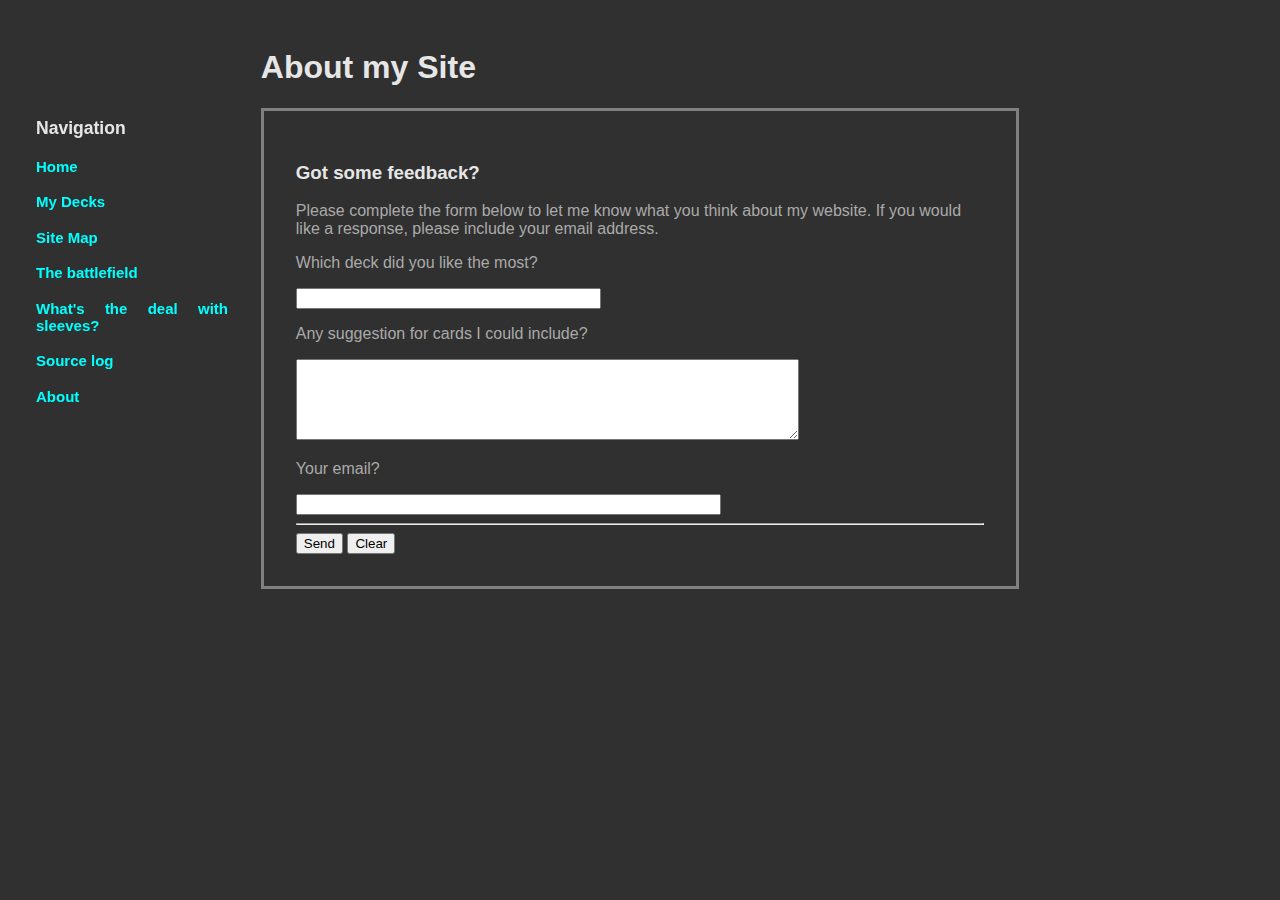
<file: about.html>
<!DOCTYPE html>


<html lang="en">
    <link rel="stylesheet" type="text/css" href="site.css">

    <head>
        <!-- this tells the browser important information about the website -->
        <title>About my site</title>
        <meta charset="utf-8">
        <meta name="description" content="About me and my site.">
    </head>

    <body>

        <div class="nav">
            <h3>Navigation</h3>
            <a href="./index.html" class="navlink">Home</a><br/>
            <a href="./mydecks.html" class="navlink">My Decks</a><br/>
            <a href="./sitemap.html" class="navlink">Site Map</a><br/>
            <a href="./battlefield.html" class="navlink">The battlefield</a><br/>
            <a href="./video.html" class="navlink">What's the deal with sleeves?</a><br/>
            <a href="./sourcelog.html" class="navlink">Source log</a><br/>
            <a href="./about.html" class="navlink">About</a>
        </div>
        <div class="body-content">
            <h1>About my Site</h1>
            <p>
                
            </p>

            <div>
                <div class="replyform" id="feedback">
                    <h3>Got some feedback?</h3>
                    <p>
                        Please complete the form below to let me know what you think about my website. If you would like a response, please include your email address.
                    </p>
                    <form enctype="text/plain" action="mailto:u5561028@anu.edu.au">
                    <p>Which deck did you like the most?</p>
                    <input type="text" name="some_text" size="35" maxlength="50">
                    <br/>
                    <p>Any suggestion for cards I could include?</p>
                    <textarea rows="5" cols="60">

                    </textarea>
                    <br/>
                    <p>Your email?</p>
                    <input type="text" name="some_text" size="50" maxlength="50">
                    <hr>
                    <input type="submit" value="Send">
                    <input type="reset" value="Clear">
                    </form>
                </div>
            </div>

        </div>
    </body>
</html>
</file>
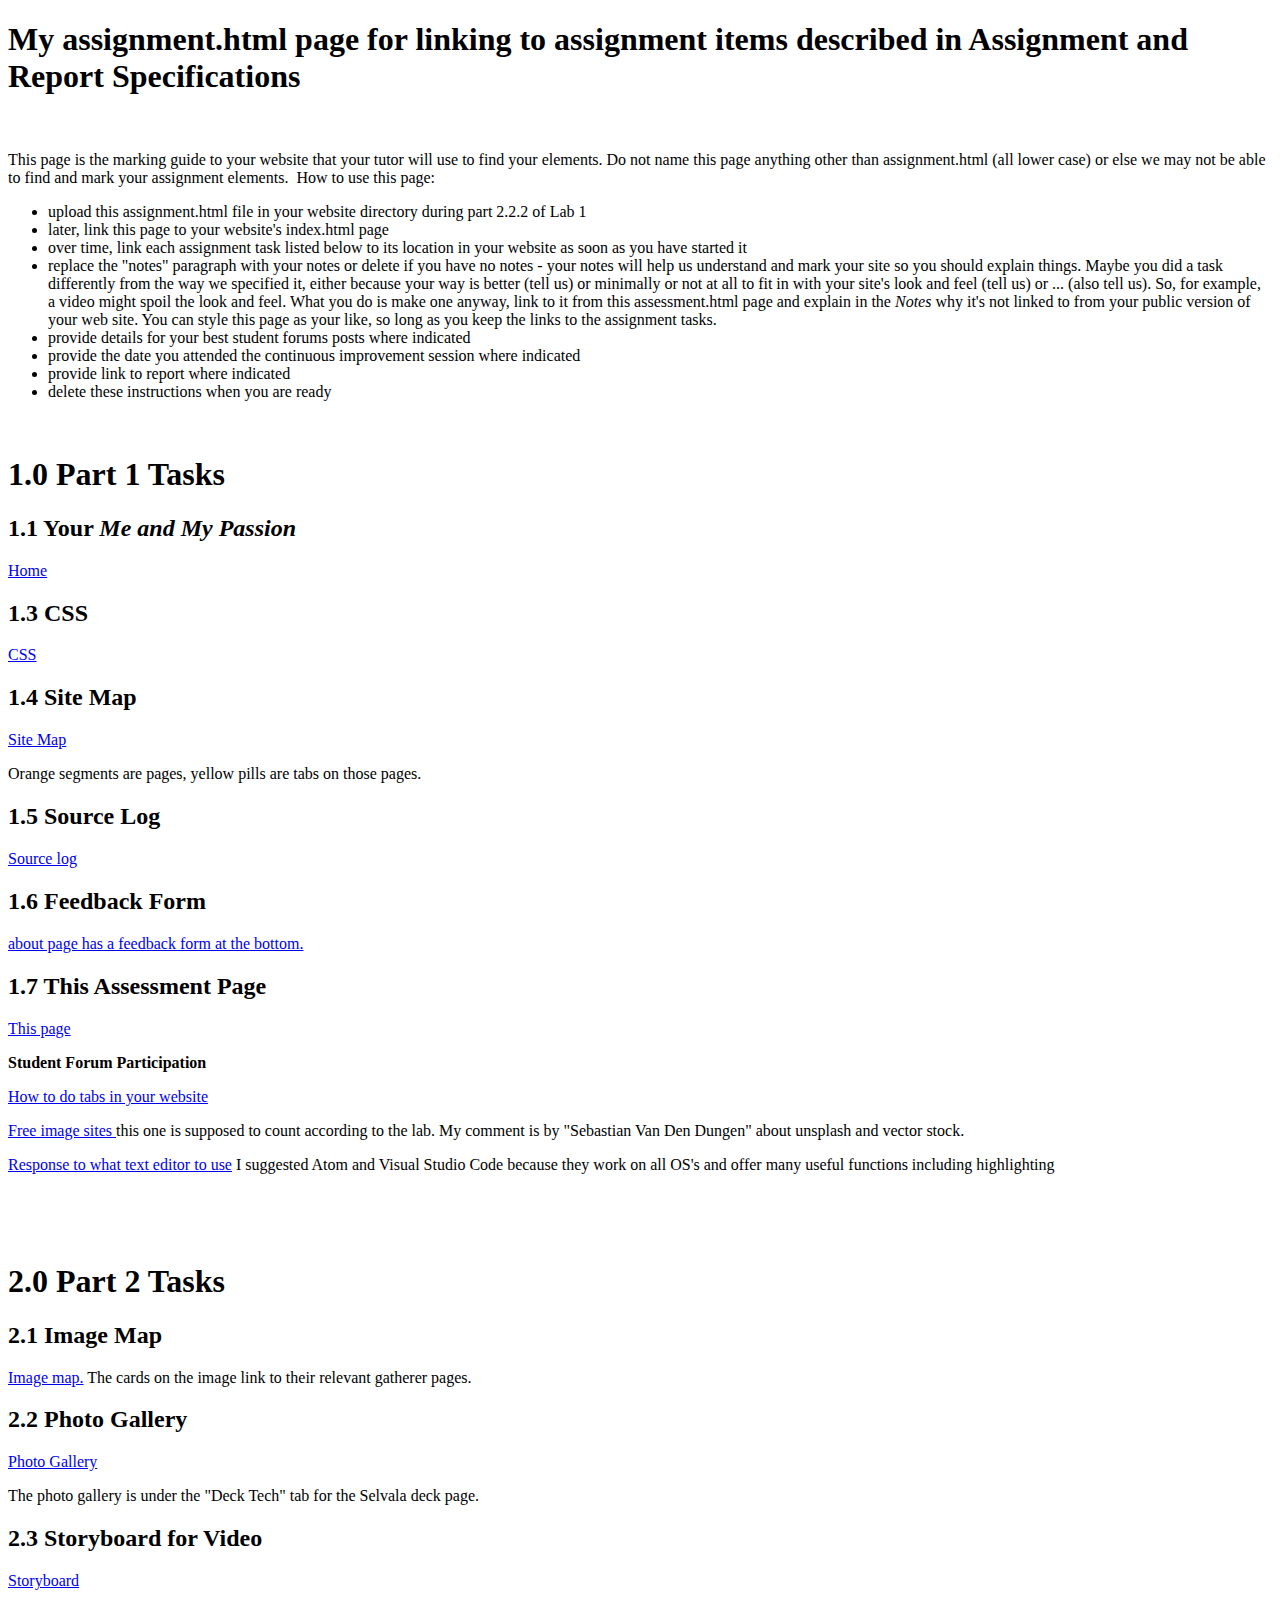
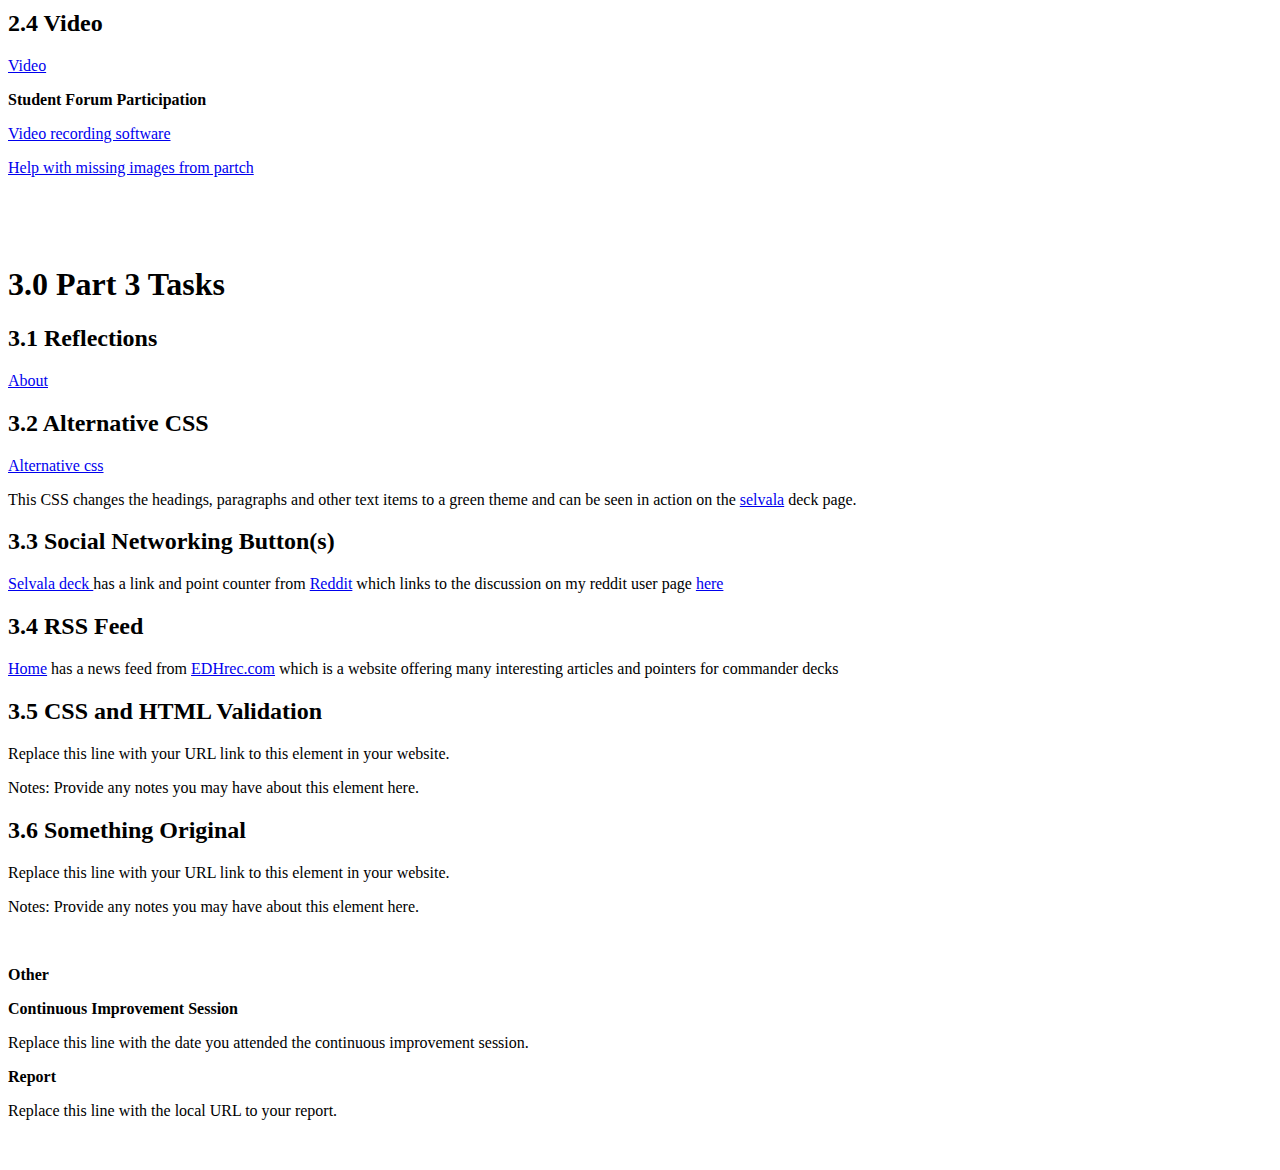
<file: assignment.html>
<!DOCTYPE html PUBLIC "-//W3C//DTD HTML 4.01//EN" "http://www.w3.org/TR/html4/strict.dtd">
<!-- saved from url=(0094)https://wattlecourses.anu.edu.au/pluginfile.php/1588821/mod_resource/content/3/assignment.html -->
<html>
  <head>
    <meta http-equiv="Content-Type" content="text/html; charset=UTF-8">
  
    <meta http-equiv="Content-Style-Type" content="text/css">
    <title>assignment.html</title>
  
  </head>
<body>
<h1><b> My assignment.html page for linking to assignment items described in Assignment and Report Specifications</b></h1>
<p><br></p>
<p>This page is the marking guide to your website that your tutor will use to find your elements.  Do not name this page anything other than assignment.html (all lower case) or else we may not be able to find and mark your assignment elements.<span>&nbsp; </span>How to use this page:</p>
<ul>
  <li>upload this assignment.html file in your website directory during part 2.2.2 of Lab 1</li>
  <li>later, link this page to your website's index.html page</li>
  <li>over time, link each assignment task listed below to its location in your website as soon as you have started it</li>
  <li>replace the "notes" paragraph with your notes or 
delete if you have no notes - your notes will help us understand and 
mark your site so you should explain things. Maybe you did a task 
differently from the way we specified it, either because your way is 
better (tell us) or minimally or not at all to fit in with your site's 
look and feel (tell us) or ... (also tell us). So, for example, a video 
might spoil the look and feel. What you do is make one anyway, link to 
it from this assessment.html page and explain in the <i>Notes</i> why 
it's not linked to from your public version of your web site. You can 
style this page as your like, so long as you keep the links to the 
assignment tasks.</li>
  <li>provide details for your best student forums posts where indicated</li>
  <li>provide the date you attended the continuous improvement session where indicated</li>
  <li>provide link to report where indicated</li>
  <li>delete these instructions when you are ready</li>
</ul>
<p><br></p>
<h1><b>1.0 Part 1 Tasks</b></h1>
<h2><b>1.1 Your <i>Me and My Passion</i></b></h2>
<p><a href="./index.html">Home</a></p>
<h2><b>1.3 CSS</b></h2>
<p><a href="./site.css">CSS</a></p>
<h2><b>1.4 Site Map</b></h2>
<p><a href="./sitemap.html">Site Map</a></p>
<p>Orange segments are pages, yellow pills are tabs on those pages.</p>
<h2><b>1.5 Source Log</b></h2>
<p><a href="./sourcelog.html" class="navlink">Source log</a></p>
<h2><b>1.6 Feedback Form</b></h2>
<p><a href="./about.html">about page has a feedback form at the bottom.</a></p>
<h2><b>1.7 This Assessment Page</b></h2>
<p><a href="assignment.html">This page</a></p>
<p><b>Student Forum Participation</b></p>
<p><a href="https://www.w3schools.com/howto/howto_js_tabs.asp"> How to do tabs in your website </a></p>
<p> <a href="https://piazza.com/class/jdqkfrc6txci5?cid=36#"> Free image sites </a> this one is supposed to count according to the lab. My comment is by "Sebastian Van Den Dungen" about unsplash and vector stock.</p>
<p><a href="https://piazza.com/class/jdqkfrc6txci5?cid=76"> Response to what text editor to use</a> I suggested Atom and Visual Studio Code because they work on all OS's and offer many useful functions including highlighting</p>
<p><br></p>
<p><br></p>
<h1><b>2.0 Part 2 Tasks</b></h1>
<h2><b>2.1 Image Map</b></h2>
<p><a href="./battlefield.html">Image map.</a> The cards on the image link to their relevant gatherer pages.</p>
<h2><b>2.2 Photo Gallery</b></h2>
<p><a href="selvala.html">Photo Gallery</a></p>
<p>The photo gallery is under the "Deck Tech" tab for the Selvala deck page.</p>
<h2><b>2.3 Storyboard for Video</b></h2>
<p><a href="storyboard.html">Storyboard</a></p>
<h2><b>2.4 Video</b></h2>
  <p><a href="./video.html" class="navlink">Video</a></p>
<p><b>Student Forum Participation</b></p>
<p><a href="https://piazza.com/class/jdqkfrc6txci5?cid=501">Video recording software</a></p>
<p><a href="https://piazza.com/class/jdqkfrc6txci5?cid=406">Help with missing images from partch</a></p>
<p><br></p>
<p><br></p>
<h1><b>3.0 Part 3 Tasks</b></h1>
<h2><b>3.1 Reflections</b></h2>
<p><a href="about.html">About</a></p>
<h2><b>3.2 Alternative CSS</b></h2>
<p> <a href="green-site.css">Alternative css</a> </p>
<p>This CSS changes the headings, paragraphs and other text items to a green theme and can be seen in action on the <a href="selvala.html">selvala</a> deck page.</p>
<h2><b>3.3 Social Networking Button(s)</b></h2>
<p><a href="./selvala.html"> Selvala deck </a> has a link and point counter from <a href="https://www.reddit.com">Reddit</a> which links to the discussion on my reddit user page <a href="https://www.reddit.com/user/Admiral_Skye/comments/8j1oex/discussion_my_selvala_deck/">here</a></p>
<h2><b>3.4 RSS Feed</b></h2>
<p><a href="index.html#feed">Home</a> has a news feed from <a href="https://www.edhrec.com">EDHrec.com</a> which is a website offering many interesting articles and pointers for commander decks</p>
<h2><b>3.5 CSS and HTML Validation</b></h2>
<p>Replace this line with your URL link to this element in your website.</p>
<p>Notes: Provide any notes you may have about this element here.</p>
<h2><b>3.6 Something Original</b></h2>
<p>Replace this line with your URL link to this element in your website.</p>
<p>Notes: Provide any notes you may have about this element here.</p>
<p><br></p>
<p><b>Other</b></p>
<p><b>Continuous Improvement Session</b></p>
<p>Replace this line with the date you attended the continuous improvement session.</p>
<p><b>Report</b></p>
<p>Replace this line with the local URL to your report.</p>
<p><br></p>


</body></html>
</file>
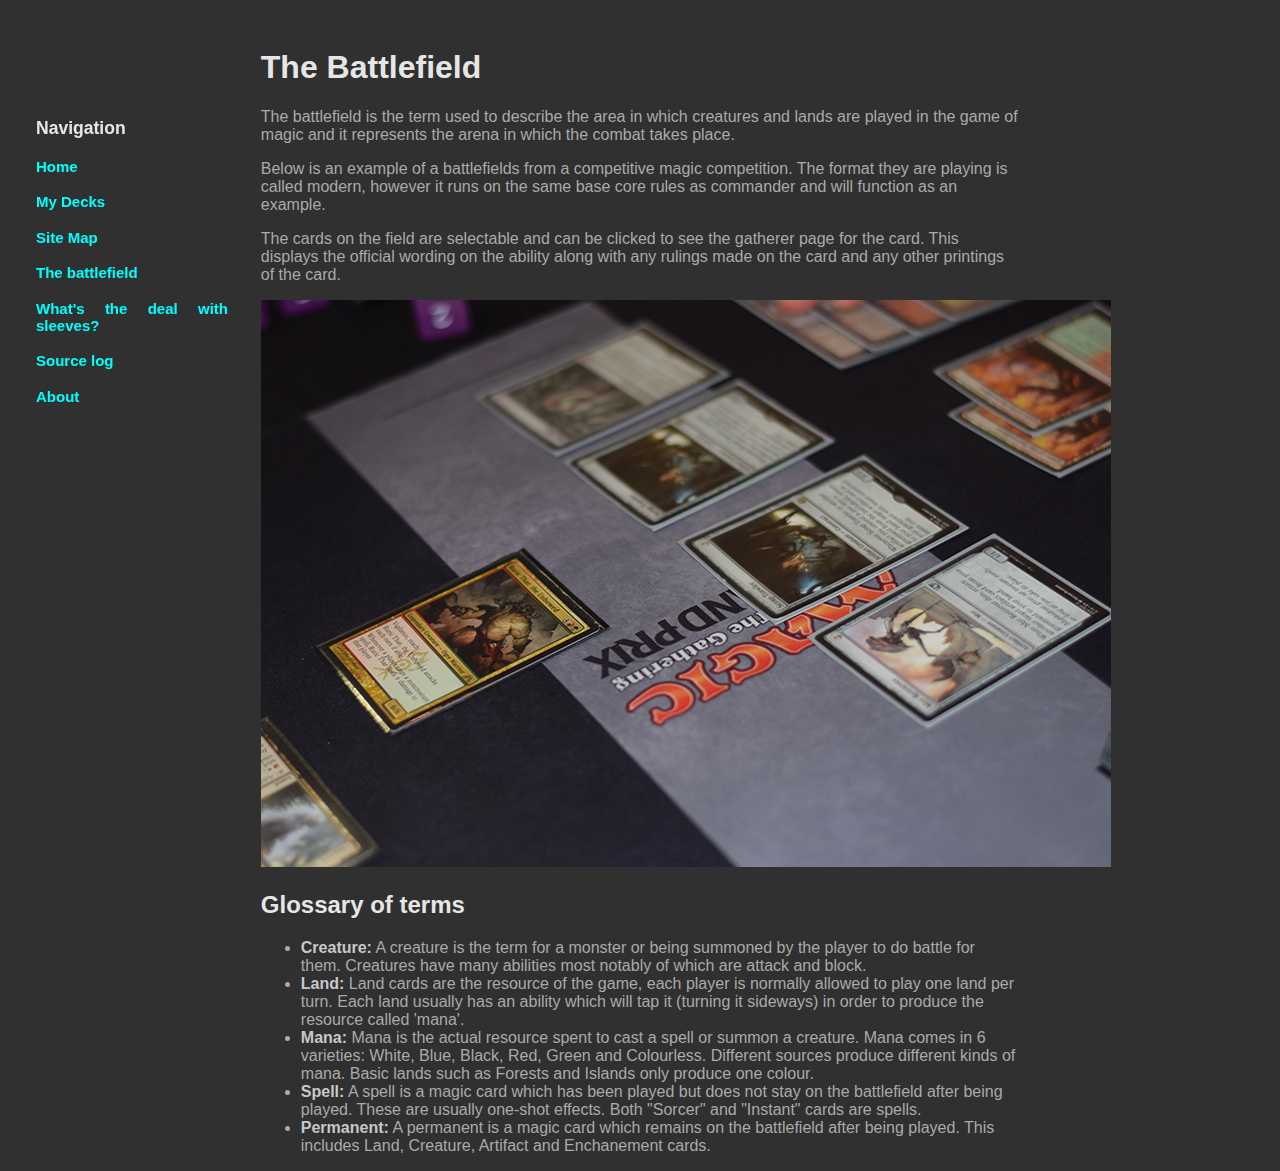
<file: battlefield.html>
<!DOCTYPE html>


<html lang="en">
	<link rel="stylesheet" type="text/css" href="site.css">

	<head>
		<!-- this tells the browser important information about the website -->
		<title>Site map</title>
		<meta charset="utf-8">
		<meta name="description" content="This is an overview of the site.">
	</head>

	<body>

		<div class="nav">
			<h3>Navigation</h3>
			<a href="./index.html" class="navlink">Home</a><br/>
			<a href="./mydecks.html" class="navlink">My Decks</a><br/>
			<a href="./sitemap.html" class="navlink">Site Map</a><br/>
			<a href="./battlefield.html" class="navlink">The battlefield</a><br/>
			<a href="./video.html" class="navlink">What's the deal with sleeves?</a><br/>
			<a href="./sourcelog.html" class="navlink">Source log</a><br/>
            <a href="./about.html" class="navlink">About</a>
		</div>
		<div class="body-content">
			<h1>The Battlefield</h1>
			<p>
				The battlefield is the term used to describe the area in which creatures and lands are 
				played in the game of magic and it represents the arena in which the combat takes place.
			</p>
			<p>
				Below is an example of a battlefields from a competitive magic competition. The format 
				they are playing is called modern, however it runs on the same base core rules as commander
				and will function as an example.
			</p>
			<p>
				The cards on the field are selectable and can be clicked to see the gatherer page for the card.
				This displays the official wording on the ability along with any rulings made on the card and any 
				other printings of the card.
			</p>

			<p>
				<!-- Image Map Generated by http://www.image-map.net/ -->
				<div class="panel">
					<img src="img/gphar18_thur.jpg" usemap="#image-map">
					<map name="image-map">
						<area target="_blank" alt="Ruric Thar (creature)" title="Ruric Thar (creature)" href="http://gatherer.wizards.com/Pages/Card/Details.aspx?multiverseid=369025" coords="347,326,132,433,60,344,261,250" shape="poly">
						<area target="_blank" alt="Myr Retriever (artifact creature)" title="Myr Retriever (artifact creature)" href="http://gatherer.wizards.com/Pages/Card/Details.aspx?multiverseid=420881" coords="551,334,734,234,847,313,665,424" shape="poly">
						<area target="_blank" alt="Scrap Trawler (artifact creature)" title="Scrap Trawler (artifact creature)" href="http://gatherer.wizards.com/Pages/Card/Details.aspx?multiverseid=423842" coords="517,323,707,226,483,83,304,163" shape="poly">
						<area target="_blank" alt="Mox Opal (artifact). A mana rock: an artifact which taps for mana" title="Mox Opal (artifact). A mana rock: an artifact which taps for mana" href="http://gatherer.wizards.com/Pages/Card/Details.aspx?multiverseid=397719" coords="296,157,465,75,383,27,217,96" shape="poly">
						<!--The below links are just so that the hover text appears, the lings purposefully go nowhere-->
						<area target="" alt="Land is used to pay for spells." title="Land is used to pay for spells." href="#" coords="843,0,240" shape="circle">
						<area target="" alt="The Battlefield, creatures stay here and most of the action happens here" title="The Battlefield, creatures stay here and most of the action happens here" href="#" coords="222,562,0,324,0,1,427,0,846,274,845,564" shape="poly">
						<area target="" alt="Land is used to pay for spells." title="Land is used to pay for spells." href="#" coords="9,544,134" shape="circle">
					</map>
				</div>
			</p>

			<h2>
				Glossary of terms
			</h2>
			<p>
				<ul>
					<li>
						<b>Creature:</b> A creature is the term for a monster or being summoned by the player to do battle for them. 
						Creatures have many abilities most notably of which are attack and block.
					</li>
					<li>
						<b>Land:</b> Land cards are the resource of the game, each player is normally allowed to play one land per turn. 
						Each land usually has an ability which will tap it (turning it sideways) in order to produce the resource
						called 'mana'.
					</li>
					<li>
						<b>Mana:</b> Mana is the actual resource spent to cast a spell or summon a creature. Mana comes in 6 varieties: 
						White, Blue, Black, Red, Green and Colourless. Different sources produce different kinds of mana. Basic lands
						such as Forests and Islands only produce one colour.
					</li>
					<li>
						<b>Spell:</b> A spell is a magic card which has been played but does not stay on the battlefield 
						after being played. These are usually one-shot effects. Both "Sorcer" and "Instant" cards are spells.
					</li>
					<li>
						<b>Permanent:</b> A permanent is a magic card which remains on the battlefield after being played. This includes
						Land, Creature, Artifact and Enchanement cards.
					</li>
				</ul>
			</p>
		</div>
	</body>
</html>
</file>
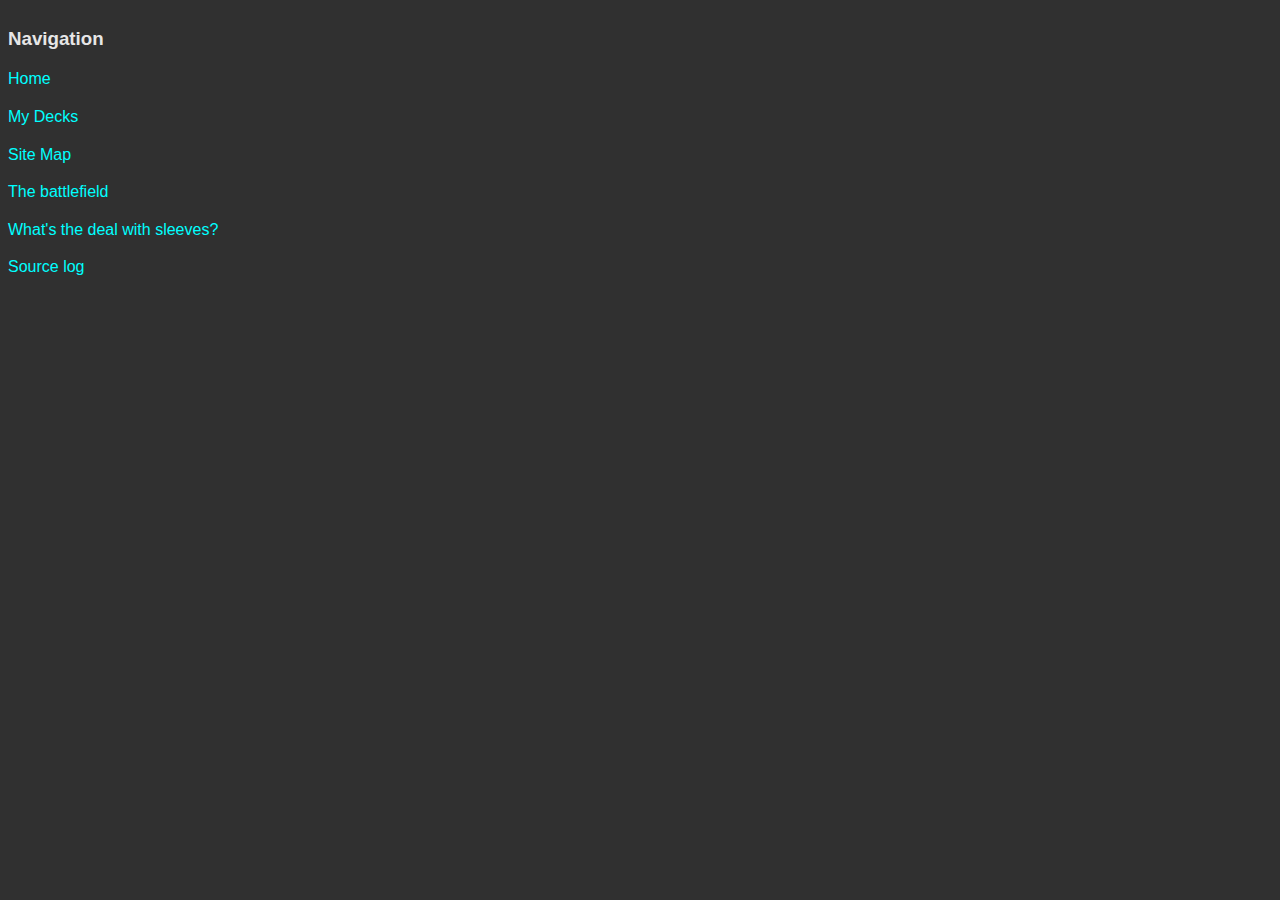
<file: nav.html>
<html lang="en">
    <link rel="stylesheet" type="text/css" href="site.css">
    <body>
        <h3>Navigation</h3>
        <a href="./index.html" class="navlink">Home</a><br/>
        <a href="./mydecks.html" class="navlink">My Decks</a><br/>
        <a href="./sitemap.html" class="navlink">Site Map</a><br/>
		<a href="./battlefield.html" class="navlink">The battlefield</a><br/>
        <a href="./video.html" class="navlink">What's the deal with sleeves?</a><br/>
		<a href="./sourcelog.html" class="navlink">Source log</a><br/>
    </body>
</html>
</file>
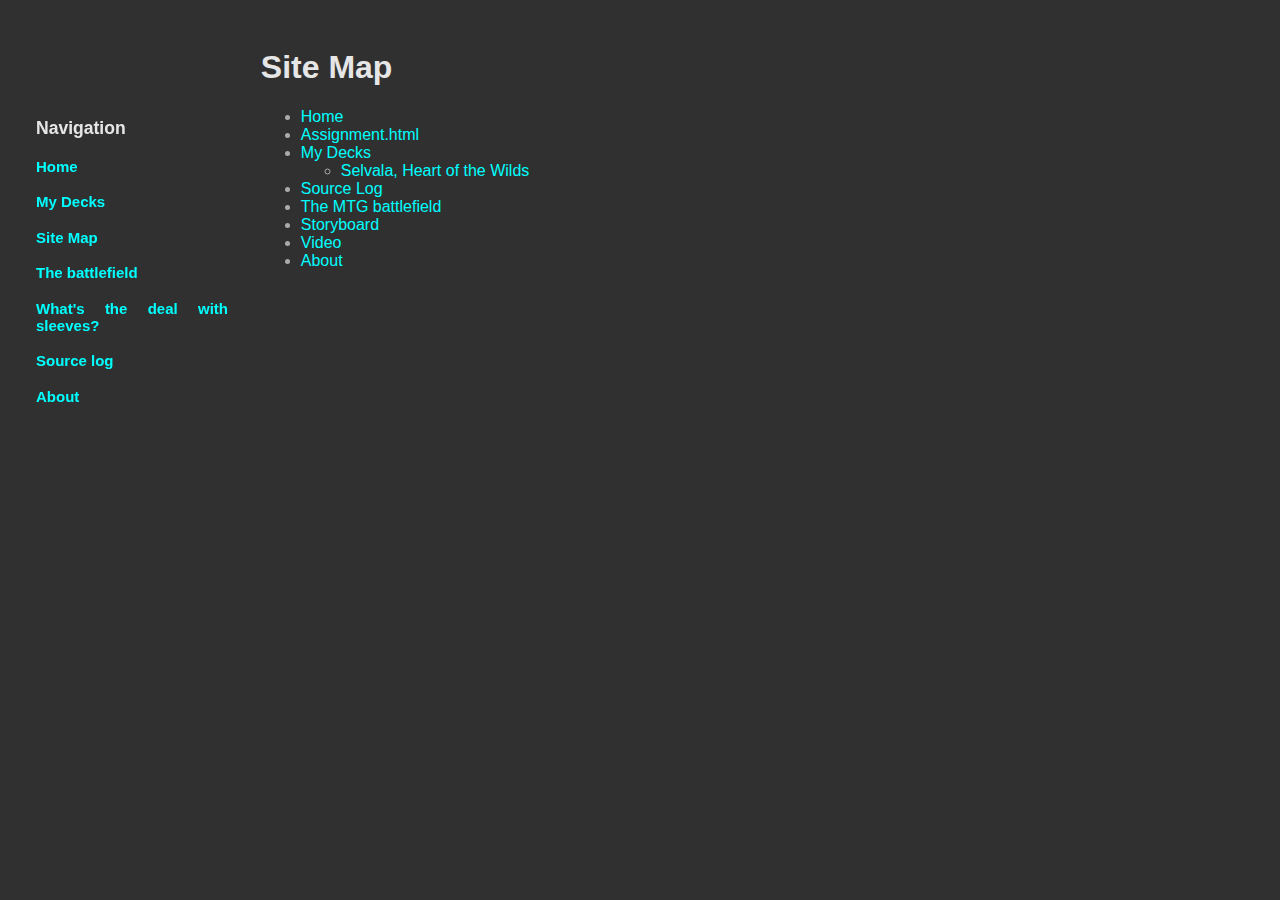
<file: sitemap.html>
<!DOCTYPE html>


<html lang="en">
	<link rel="stylesheet" type="text/css" href="site.css">

	<head>
		<!-- this tells the browser important information about the website -->
		<title>Site map</title>
		<meta charset="utf-8">
		<meta name="description" content="This is an overview of the site.">
	</head>

	<body>

		<div class="nav">
			<h3>Navigation</h3>
			<a href="./index.html" class="navlink">Home</a><br/>
			<a href="./mydecks.html" class="navlink">My Decks</a><br/>
			<a href="./sitemap.html" class="navlink">Site Map</a><br/>
			<a href="./battlefield.html" class="navlink">The battlefield</a><br/>
			<a href="./video.html" class="navlink">What's the deal with sleeves?</a><br/>
			<a href="./sourcelog.html" class="navlink">Source log</a><br/>
            <a href="./about.html" class="navlink">About</a>
		</div>
		<div class="body-content">
			<h1>Site Map</h1>
			<p>
				<ul>
					<li><a href="index.html">Home</a></li>
					<li><a href="assignment.html">Assignment.html</a></li>
					<li>
						<a href="mydecks.html">My Decks</a>
						<ul>
							<li>
								<a href="selvala.html">Selvala, Heart of the Wilds</a>
								<!-- TODO Link tabs here?-->
							</li>
							
							<!-- 
							TODO Add other pages when they are added, 
							<li><a href="hope.html">Hope of Ghirapur</a>></li>
							<li><a href="sisay.html">Captain Sisay</a>></li>
							-->
						</ul>
					</li>
					<li><a href="sourcelog.html">Source Log</a></li>
					<li><a href="battlefield.html">The MTG battlefield</a></li>
					<li><a href="storyboard.html">Storyboard</a></li>
					<li><a href="video.html">Video</a></li>
					<li><a href="./about.html">About</a></li>
				</ul>
			</p>
		</div>
	</body>
</html>
</file>
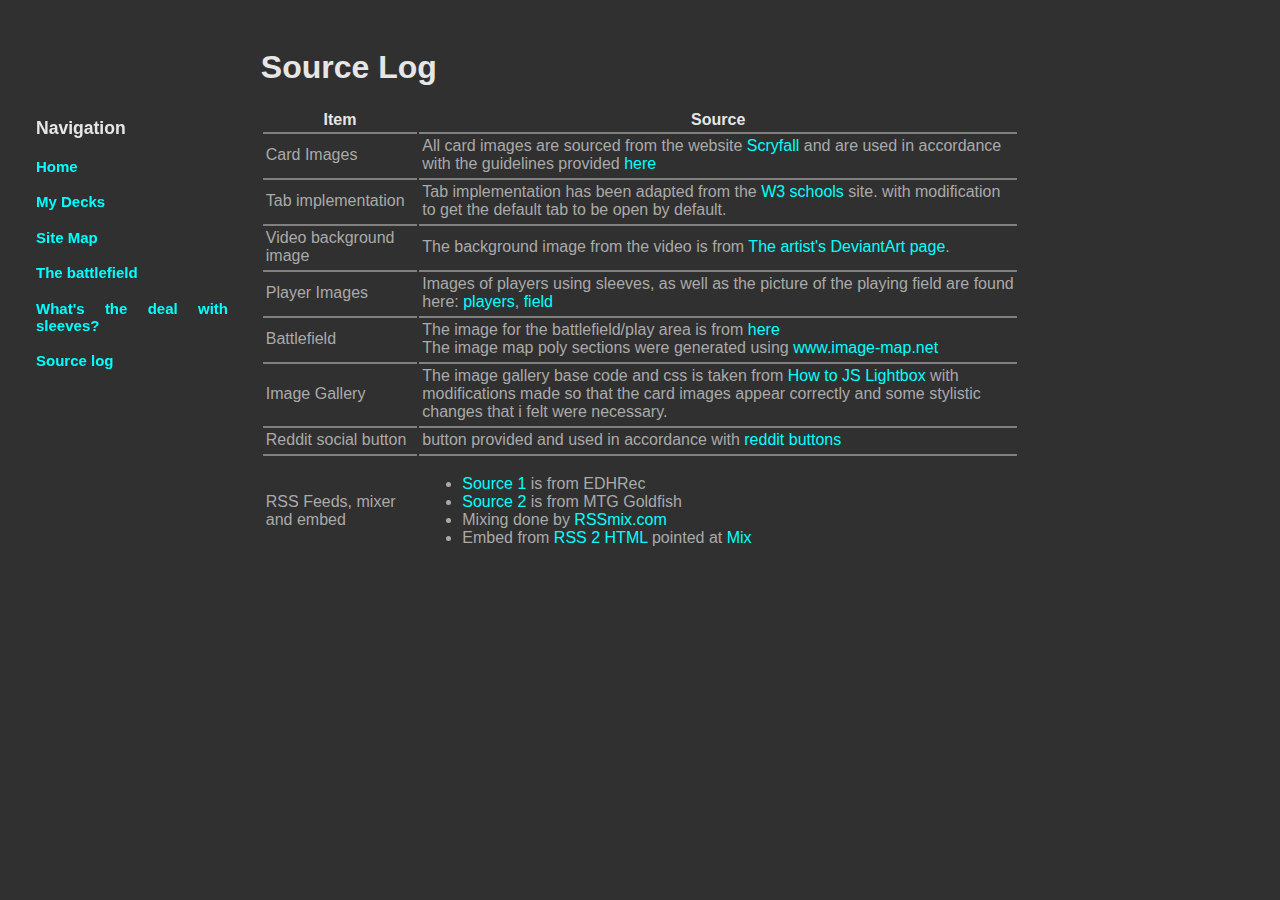
<file: sourcelog.html>
<!DOCTYPE html>


<html lang="en">
    <link rel="stylesheet" type="text/css" href="site.css">

    <head>
        <!-- this tells the browser important information about the website -->
        <title>Source log</title>
        <meta charset="utf-8">
        <meta name="description" content="This is an overview of the site.">
    </head>

    <body>

        <div class="nav">
            <h3>Navigation</h3>
            <a href="./index.html" class="navlink">Home</a><br/>
            <a href="./mydecks.html" class="navlink">My Decks</a><br/>
            <a href="./sitemap.html" class="navlink">Site Map</a><br/>
            <a href="./battlefield.html" class="navlink">The battlefield</a><br/>
            <a href="./video.html" class="navlink">What's the deal with sleeves?</a><br/>
            <a href="./sourcelog.html" class="navlink">Source log</a><br/>
        </div>
        <div class="body-content">
            <h1>Source Log</h1>
            <table>
                <tr>
                    <th>
                        Item
                    </th>
                    <th>
                        Source
                    </th>
                </tr>
                <tr>
                    <td>
                        Card Images
                    </td>
                    <td>
                        All card images are sourced from the website <a href="http://www.Scryfall.com">Scryfall</a> and are used in 
                        accordance with the guidelines provided <a href="https://scryfall.com/docs/api/images">here</a>
                    </td>
                </tr>
                <tr>
                    <td>
                        Tab implementation
                    </td>
                    <td>
                        Tab implementation has been adapted from the <a href="https://www.w3schools.com/howto/howto_js_tabs.asp ">W3 schools</a> site. 
                        with modification to get the default tab to be open by default.
                    </td>
                </tr>
                <tr>
                    <td>
                        Video background image
                    </td>
                    <td>
                        The background image from the video is from <a href="https://samburley.deviantart.com/art/MTG-Evolving-Wilds-332070689">The artist's DeviantArt page</a>.
                    </td>
                </tr>
                <tr>
                    <td>
                        Player Images
                    </td>
                    <td>
                        Images of players using sleeves, as well as the picture of the playing field are found here: <a href="https://magic.wizards.com/en/events/coverage/gpcol18/day-1-top-moments-2018-04-28">players</a>, <a href="https://magic.wizards.com/en/events/coverage/gphar18/top-moments-2018-04-15">field</a>
                    </td>
                </tr>
                <tr>
                    <td>
                        Battlefield
                    </td>
                    <td>
                        The image for the battlefield/play area is from <a href="https://magic.wizards.com/en/events/coverage/gphar18/top-moments-2018-04-15">here</a><br/>
                        The image map poly sections were generated using <a href="https://www.image-map.net">www.image-map.net</a>
                    </td>
                </tr>
                <tr>
                    <td>
                        Image Gallery
                    </td>
                    <td>
                        The image gallery base code and css is taken from <a href="https://www.w3schools.com/howto/howto_js_lightbox.asp">How to JS Lightbox</a> with modifications made so that the card images appear correctly and some stylistic changes that i felt were necessary.
                    </td>
                </tr>
                <tr>
                    <td>
                        Reddit social button
                    </td>
                    <td>
                        button provided and used in accordance with <a href="https://www.reddit.com/buttons/">reddit buttons</a>
                    </td>
                </tr>
                <tr>
                    <td>
                        RSS Feeds, mixer and embed
                    </td>
                    <td>
                        <ul>
                            <li>
                                <a href="http://articles.edhrec.com">Source 1</a> is  from EDHRec
                            </li>
                            <li>
                                <a href="https://www.mtggoldfish.com">Source 2</a> is  from MTG Goldfish
                            </li>
                            <li>
                                Mixing done by <a href="https://www.rssmix.com">RSSmix.com</a>
                            </li>
                            <li>
                                Embed from <a href="https://rss.bloople.net/">RSS 2 HTML</a> pointed at <a href="http://www.rssmix.com/u/8284380/rss.xml">Mix</a>
                            </li>
                        </ul>
                    </td>
                </tr>
            </table>
        </div>
    </body>
</html>
</file>
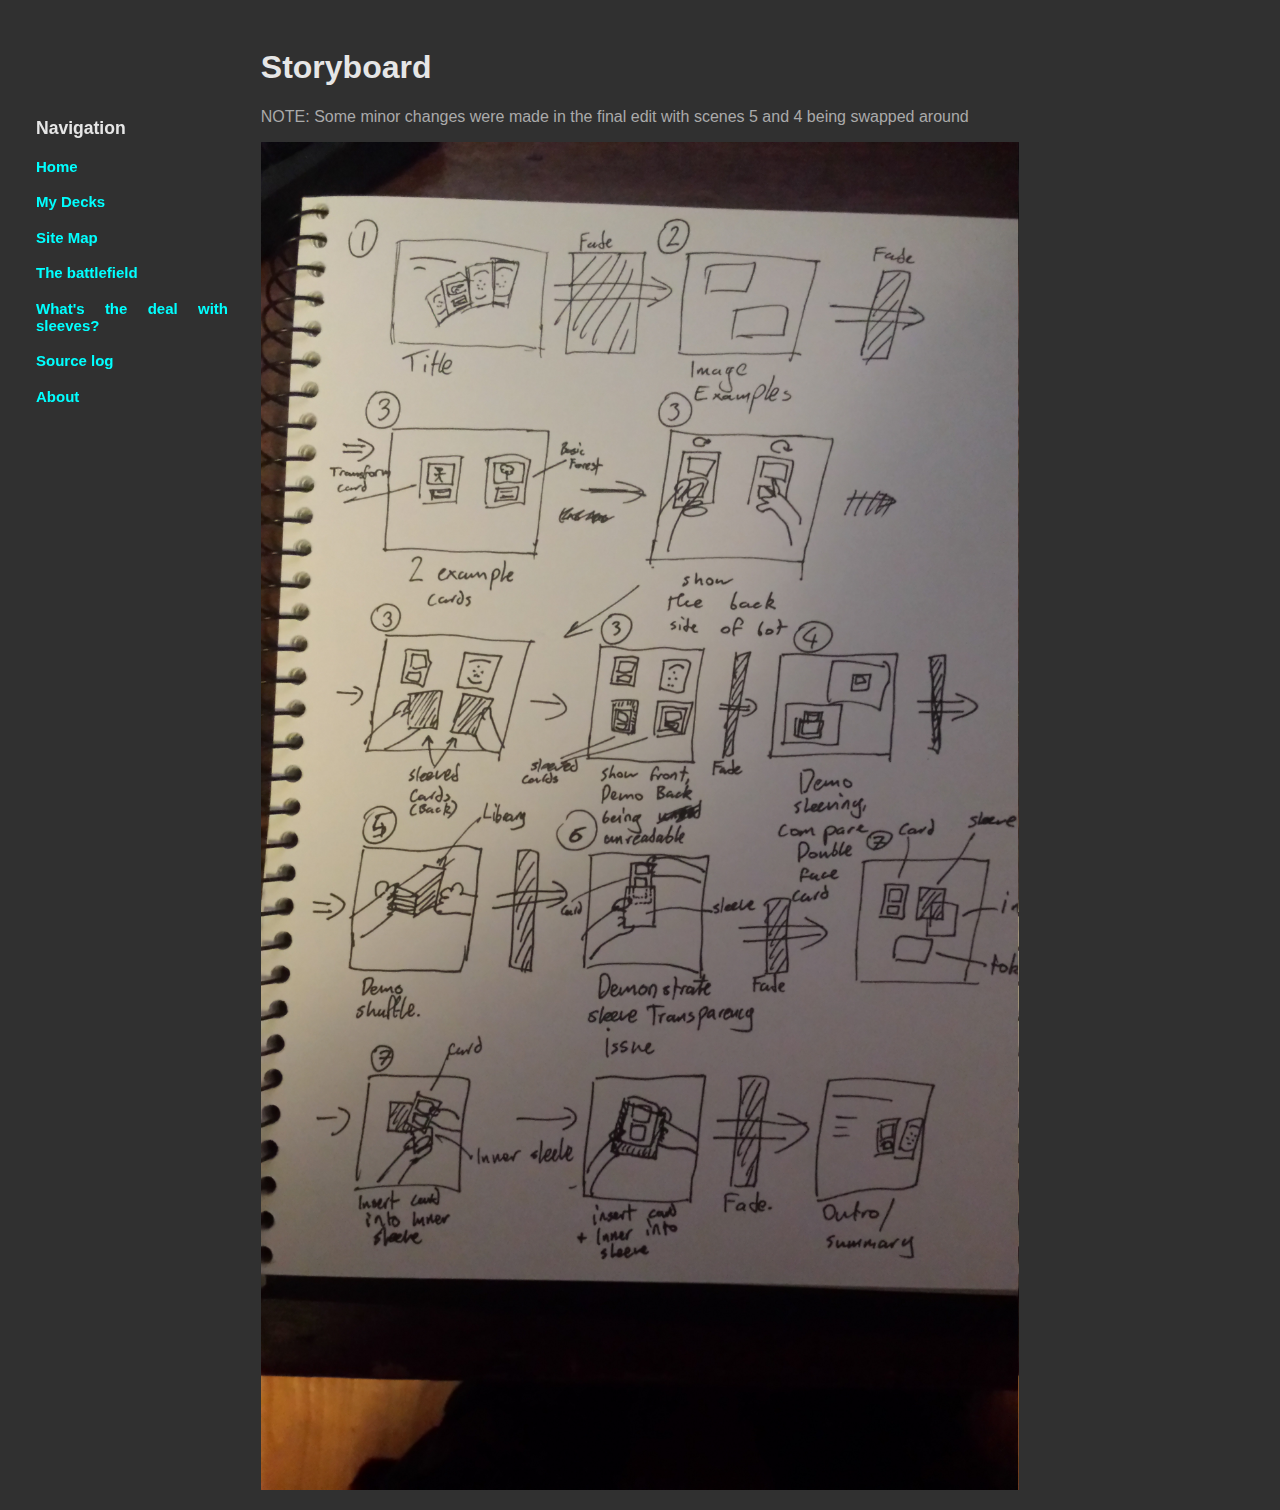
<file: storyboard.html>
<!DOCTYPE html>


<html lang="en">
	<link rel="stylesheet" type="text/css" href="site.css">

	<head>
		<!-- this tells the browser important information about the website -->
		<title>Storyboard</title>
		<meta charset="utf-8">
		<meta name="description" content="Story board for the video component.">
	</head>

	<body>

		<div class="nav">
			<h3>Navigation</h3>
			<a href="./index.html" class="navlink">Home</a><br/>
			<a href="./mydecks.html" class="navlink">My Decks</a><br/>
			<a href="./sitemap.html" class="navlink">Site Map</a><br/>
			<a href="./battlefield.html" class="navlink">The battlefield</a><br/>
			<a href="./video.html" class="navlink">What's the deal with sleeves?</a><br/>
			<a href="./sourcelog.html" class="navlink">Source log</a><br/>
            <a href="./about.html" class="navlink">About</a>
		</div>
		<div class="body-content">
			<h1>Storyboard</h1>
			<p>
				NOTE: Some minor changes were made in the final edit with scenes 5 and 4 being swapped around
			</p>
			<p>
				<img src="img/storyboard.jpg" width="100%">
			</p>
		</div>
	</body>
</html>
</file>
<file: site.css>
body {
  padding-top: 20px;
  background-color:#303030;
  font-family: Arial, Helvetica, Geneva, sans serif;
}

p, li, td {
  color: rgb(170, 170, 170);
}
  li b {
    color: rgb(200, 200, 200)
  }

  /* TODO move colour changes to seperate CSS files for each of the decks and go with a neutral colour scheme as standard */
a {
  color: aqua;
  text-decoration: none;
}
  a:visited {
    color: rgb(0, 121, 121);
  }
  a:hover {
    color: rgb(0, 202, 202);
  }

h1, h2, h3, h4, th {
  color: rgb(230, 230, 230);
}


td {
    border-top: 2px solid grey;
    padding: 3px
}

object {
  width: 90%;
  height: 500px;
}


/*centre the text on the deck card images.*/
.desc h4 {
  text-align: center;
}

.replyform {
  padding: 2em;
  border: medium solid grey;
}

.body-content {
  margin: auto;
  width: 60%;
  height: 100%;
}

.nav {
  text-align: justify;
  font-size: 15px;
  position: fixed;
  font-weight: bold;
  padding: 20px;
  top: 80px;
  left: 16px;
  width: 15%;
  /*max-width: 50%;*/
}

/* Menu division: format the anchors so that it appears directly below the title of the page and below the edge of the colour background */
.navlink {
  padding-top: 0.1em;
  display: block;
}


/* this is to get the images and text to appear nicely together when floating images */
.img {
  margin: 1em;
}
  .img-left {
    float: left;
  }
  .img-right {
    float: right;
  }
.content {
  float: right;
}

.text-left {
  float: left; 
}
.text-right {
  float: right;
}

.row {
  display: inline;
  max-width: 60%;
}
.clear {
  clear: left;
}

/* Styling for MyDecks page */
/* Whole block */
.deck-img {
  margin: 10px;
  border: 1px solid #ccc;
  float: left;
  width: 250px;
  padding: 5px;
  border-radius: 3px;
  background-color: #484949;
}
  .deck-img.green {
    border: 1px solid rgb(8, 163, 0);
    background-color: #1f6831;
  }
    .deck-img.green:hover{
      border: 2px solid rgb(8, 163, 0);
    }
  .deck-img.gold{
    border: 1px solid rgb(210, 233, 4);
    background-color: #bd8905;
  }
    .deck-img.gold:hover{
      border: 2px solid rgb(210, 233, 4);
    }
  .deck-img:hover {
    border: 2px solid #ccc;
    transform: scale(1.01);
    box-shadow: #484949;
  }


.deck-img img {
  width: 100%;
  height: auto;
}

/* description */
.deck-desc {
  padding: 15px;
  text-align: center;
}


/* ############### Tab styling  ############# */
/* from https://www.w3schools.com/howto/howto_js_tabs.asp */

/* Style the tab */
.tab {
  overflow: hidden;
  border-bottom: grey solid;
}

/* Style the buttons inside the tab */
.tab button {
  background-color: inherit;
  float: left;
  border: none;
  outline: none;
  cursor: pointer;
  padding: 14px 16px;
  transition: 0.3s;
  font-size: 17px;
  width: 33%;
  border-top-left-radius: 10px;
  border-top-right-radius: 10px;
  background-color: lightgrey;
}

/* Change background color of buttons on hover */
.tab button:hover {
  background-color: grey;
}

/* Create an active/current tablink class */
.tab button.active {
  background-color: #5e5e5e;
  width: 34%;
}

/* Style the tab content */
.tabcontent {
  display: none;
  padding: 6px 12px;
  border-top: none;
}
  .tabcontent.default {
    /* This overrides the above display setting when the "default" class is present making the panel display as open by default. */
    /* Might apply this dynamically via js later so we can link to specific pages, similar to how you can link to ids by providing 
        http://{websiteUrl}#{id} thingie. */
    display: block;
  }


/* 
  ####################################################################
    Styles for the image gallery.
  
  Adapted from https://www.w3schools.com/howto/howto_js_lightbox.asp
  Tweaked by me to suit the platform and delivery of card images.
*/
.card-small {
  width: auto;
  height: 200px;
  padding: 0.3em;
}

.card-large {
  width: 33.3333333%;
  min-width: 200px;
  /* Positions the card at the middle of the page. may look funny on mobile */
  padding: 0 33.3333333% 0 33.3333333%;
  margin: auto;
}


.gallery-row > .gallery-column {
  padding: 0 8px;
}
  
.gallery-row:after {
  content: "";
  display: table;
  clear: both;
}

/* Create four equal gallery-columns that floats next to eachother */
.gallery-column {
  float: left;
  width: 15%;
}

/* The Modal (background) */
.modal {
  display: none;
  position: fixed;
  z-index: 1;
  padding-top: 100px;
  left: 0;
  top: 0;
  width: 100%;
  height: 100%;
  overflow: auto;
  background-color: black;
}

/* Modal Content */
.modal-content {
  position: relative;
  margin: auto;
  padding: 0;
  width: 90%;
  max-width: 1200px;
}

/* The Close Button */
.close {
  color: white;
  position: absolute;
  top: 10px;
  right: 25px;
  font-size: 35px;
  font-weight: bold;
}

.close:hover,
.close:focus {
  color: #999;
  text-decoration: none;
  cursor: pointer;
}

/* Hide the slides by default */
.slide {
  display: none;
}

/* Next & previous buttons */
.prev,
.next {
  cursor: pointer;
  position: absolute;
  top: 50%;
  width: auto;
  padding: 16px;
  margin-top: -50px;
  color: white;
  font-weight: bold;
  font-size: 20px;
  transition: 0.6s ease;
  border-radius: 0 3px 3px 0;
  user-select: none;
  -webkit-user-select: none;
}

/* Position the "next button" to the right */
.next {
  right: 0;
  border-radius: 3px 0 0 3px;
}

/* On hover, add a black background color with a little bit see-through */
.prev:hover,
.next:hover {
  background-color: rgba(0, 0, 0, 0.8);
}

/* Number text (1/3 etc) */
.numbertext {
  color: #f2f2f2;
  font-size: 12px;
  padding: 8px 12px;
  position: absolute;
  top: 0;
}

/* Caption text */
.caption-container {
  text-align: center;
  background-color: black;
  padding: 2px 16px;
  color: white;
}



/* default thumbnail colouration */
img.thumbnail {
  opacity: 0.6;
}
  /* active image thumbnail */
  img.thumbnail.active{
    opacity: 1;
  }
  img.thumbnail:hover {
    opacity: 1;
    transform: scale(1.1);
  }


img.hover-shadow {
  transition: 0.3s
}

.hover-shadow:hover {
  box-shadow: 0 4px 8px 0 rgba(0, 0, 0, 0.2), 0 6px 20px 0 rgba(0, 0, 0, 0.19)
}
</file>
